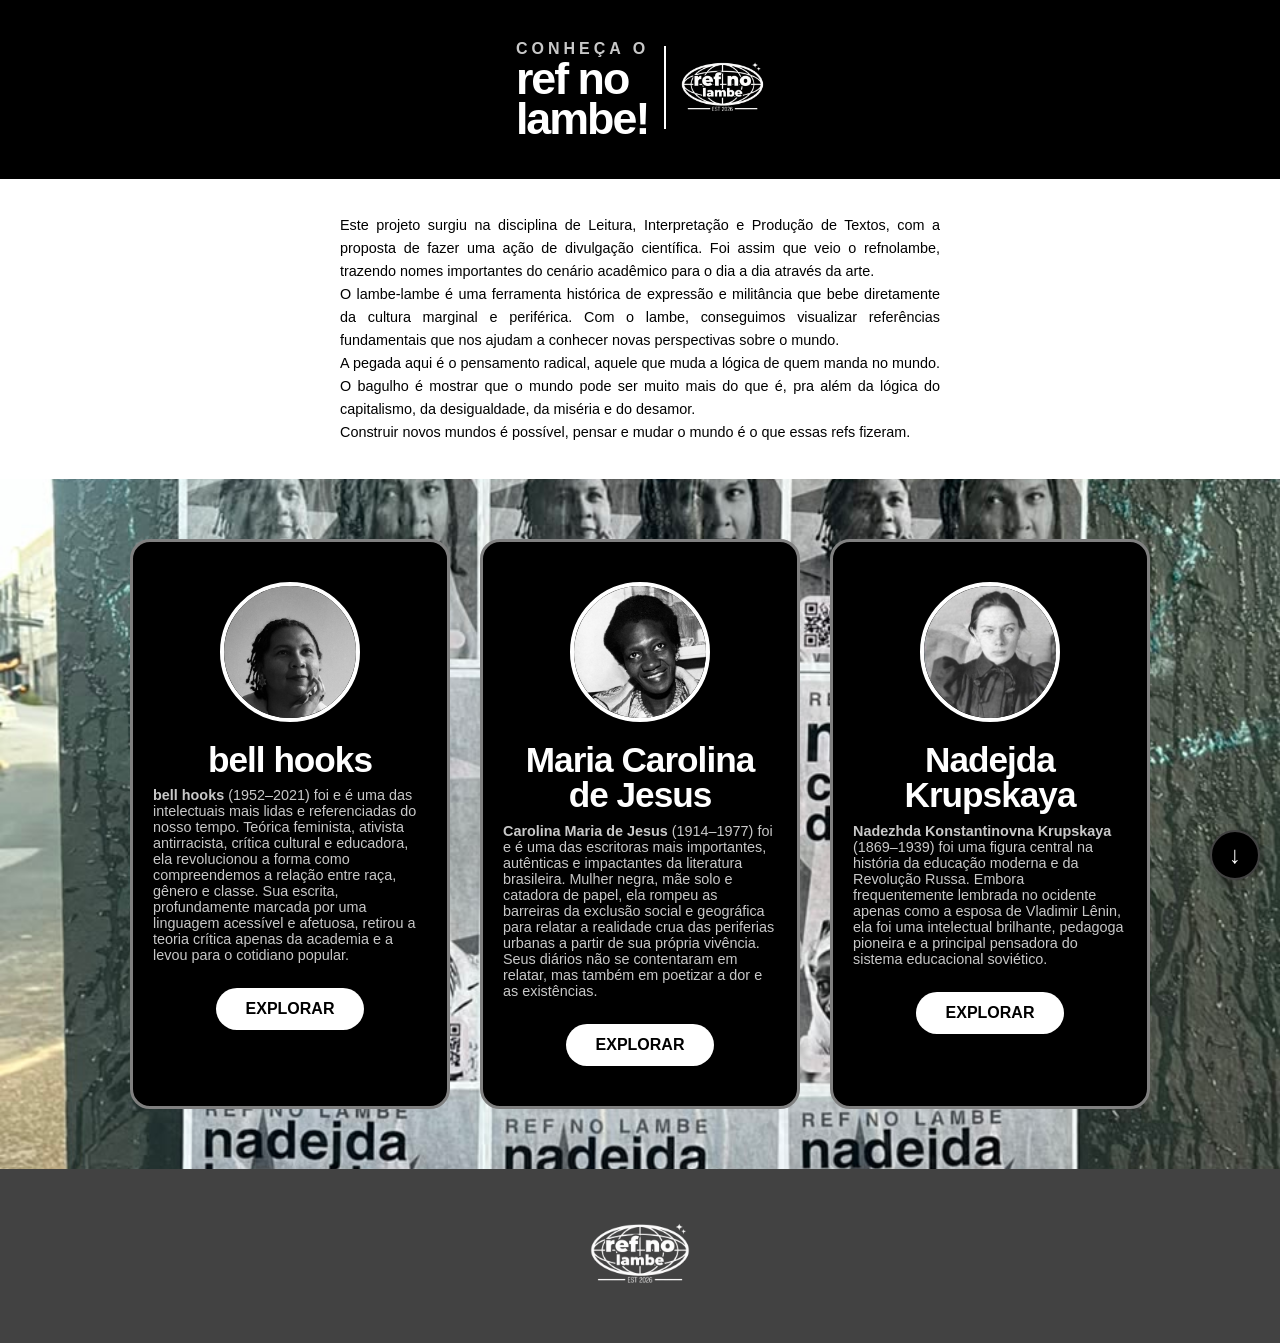
<file: index.html>
<!DOCTYPE html>
<html lang="pt-BR">

<head>
    <meta charset="UTF-8">
    <meta name="viewport" content="width=device-width, initial-scale=1.0">
    <title>Ref no Lambe!</title>
    <link rel="stylesheet" href="css/style.css">
    <link rel="icon" type="image/png" href="assets/logo.png">
</head>

<body>

    <!-- 1. CABEÇALHO HERO -->
    <header class="hero-cabecalho">
        <div class="cabecalho-container">
            <div class="titulo-container">
                <span class="subtitulo-hero">CONHEÇA O</span>
                <h1>Ref no<br>Lambe!</h1>
            </div>
            <a href="index.html" class="link-logo">
                <img src="assets/logo.png" alt="Logo Ref no Lambe" class="logo-topo">
            </a>
        </div>
    </header>

    <!-- 2. Breve descrição -->
    <section class="sobre-nos">
        <p>Este projeto surgiu na disciplina de Leitura, Interpretação e Produção de Textos, com a proposta de fazer uma
            ação de divulgação científica. Foi assim que veio o refnolambe, trazendo nomes importantes do cenário
            acadêmico para o dia a dia através da arte. <br>

            O lambe-lambe é uma ferramenta histórica de expressão e militância que bebe diretamente da cultura marginal
            e periférica. Com o lambe, conseguimos visualizar referências fundamentais que nos ajudam a conhecer novas
            perspectivas sobre o mundo. <br>

            A pegada aqui é o pensamento radical, aquele que muda a lógica de quem manda no mundo. O bagulho é mostrar
            que o mundo pode ser muito mais do que é, pra além da lógica do capitalismo, da desigualdade, da miséria e
            do desamor. <br>

            Construir novos mundos é possível, pensar e mudar o mundo é o que essas refs fizeram. </p>
    </section>


    <!-- 3. CARROSSEL COM FLUTUAÇÃO -->
    <main class="container">
        <section class="carrossel-swipe">

            <article class="cartao">
                <img src="assets/bell-hooks.jpeg" alt="Foto de bell hooks" class="foto-cartao">
                <div class="cartao-conteudo">
                    <h2>bell hooks</h2>
                    <p><b>bell hooks</b> (1952–2021) foi e é uma das intelectuais mais lidas e referenciadas do nosso
                        tempo. Teórica feminista, ativista antirracista, crítica cultural e educadora, ela revolucionou
                        a forma como compreendemos a relação entre raça, gênero e classe.
                        Sua escrita, profundamente marcada por uma linguagem acessível e afetuosa, retirou a teoria
                        crítica apenas da academia e a levou para o cotidiano popular.
                    </p>
                    <a href="bell-hooks.html" class="botao">Explorar</a>
                </div>
            </article>

            <article class="cartao">
                <img src="assets/maria-carolina.jpeg" alt="Foto de Maria Carolina de Jesus" class="foto-cartao">
                <div class="cartao-conteudo">
                    <h2>Maria Carolina de Jesus</h2>
                    <p><b>Carolina Maria de Jesus</b> (1914–1977) foi e é uma das escritoras mais importantes,
                        autênticas e impactantes da literatura brasileira. Mulher negra, mãe solo e catadora de papel,
                        ela rompeu as barreiras da exclusão social e geográfica para relatar a realidade crua das
                        periferias urbanas a partir de sua própria vivência. Seus diários não se contentaram em relatar,
                        mas também em poetizar a dor e as existências.</p>
                    <a href="maria-carolina-de-jesus.html" class="botao">Explorar</a>
                </div>
            </article>

            <article class="cartao">
                <img src="assets/krupskaya.jpeg" alt="Foto de Nadejda Krupskaya" class="foto-cartao">
                <div class="cartao-conteudo">
                    <h2>Nadejda Krupskaya</h2>
                    <p><b>Nadezhda Konstantinovna Krupskaya</b> (1869–1939) foi uma figura central na história da
                        educação moderna e da Revolução Russa. Embora frequentemente lembrada no ocidente apenas como a
                        esposa de Vladimir Lênin, ela foi uma intelectual brilhante, pedagoga pioneira e a principal
                        pensadora do sistema educacional soviético.</p>
                    <a href="nadejda-krupskaya.html" class="botao">Explorar</a>
                </div>
            </article>

        </section>

        <div class="controles-navegacao">
            <button id="btn-anterior" class="btn-nav">&larr; Voltar</button>
            <button id="btn-proximo" class="btn-nav">Avançar &rarr;</button>
        </div>
    </main>

    <section class="bottom">
        <img src="assets/logo.png" alt="Logo Ref no Lambe" class="logo-base">
    </section>

    <button id="btnScrollInteligente" class="btn-scroll">
        ↓
    </button>

    <script src="js/script.js"></script>
</body>

</html>
</file>
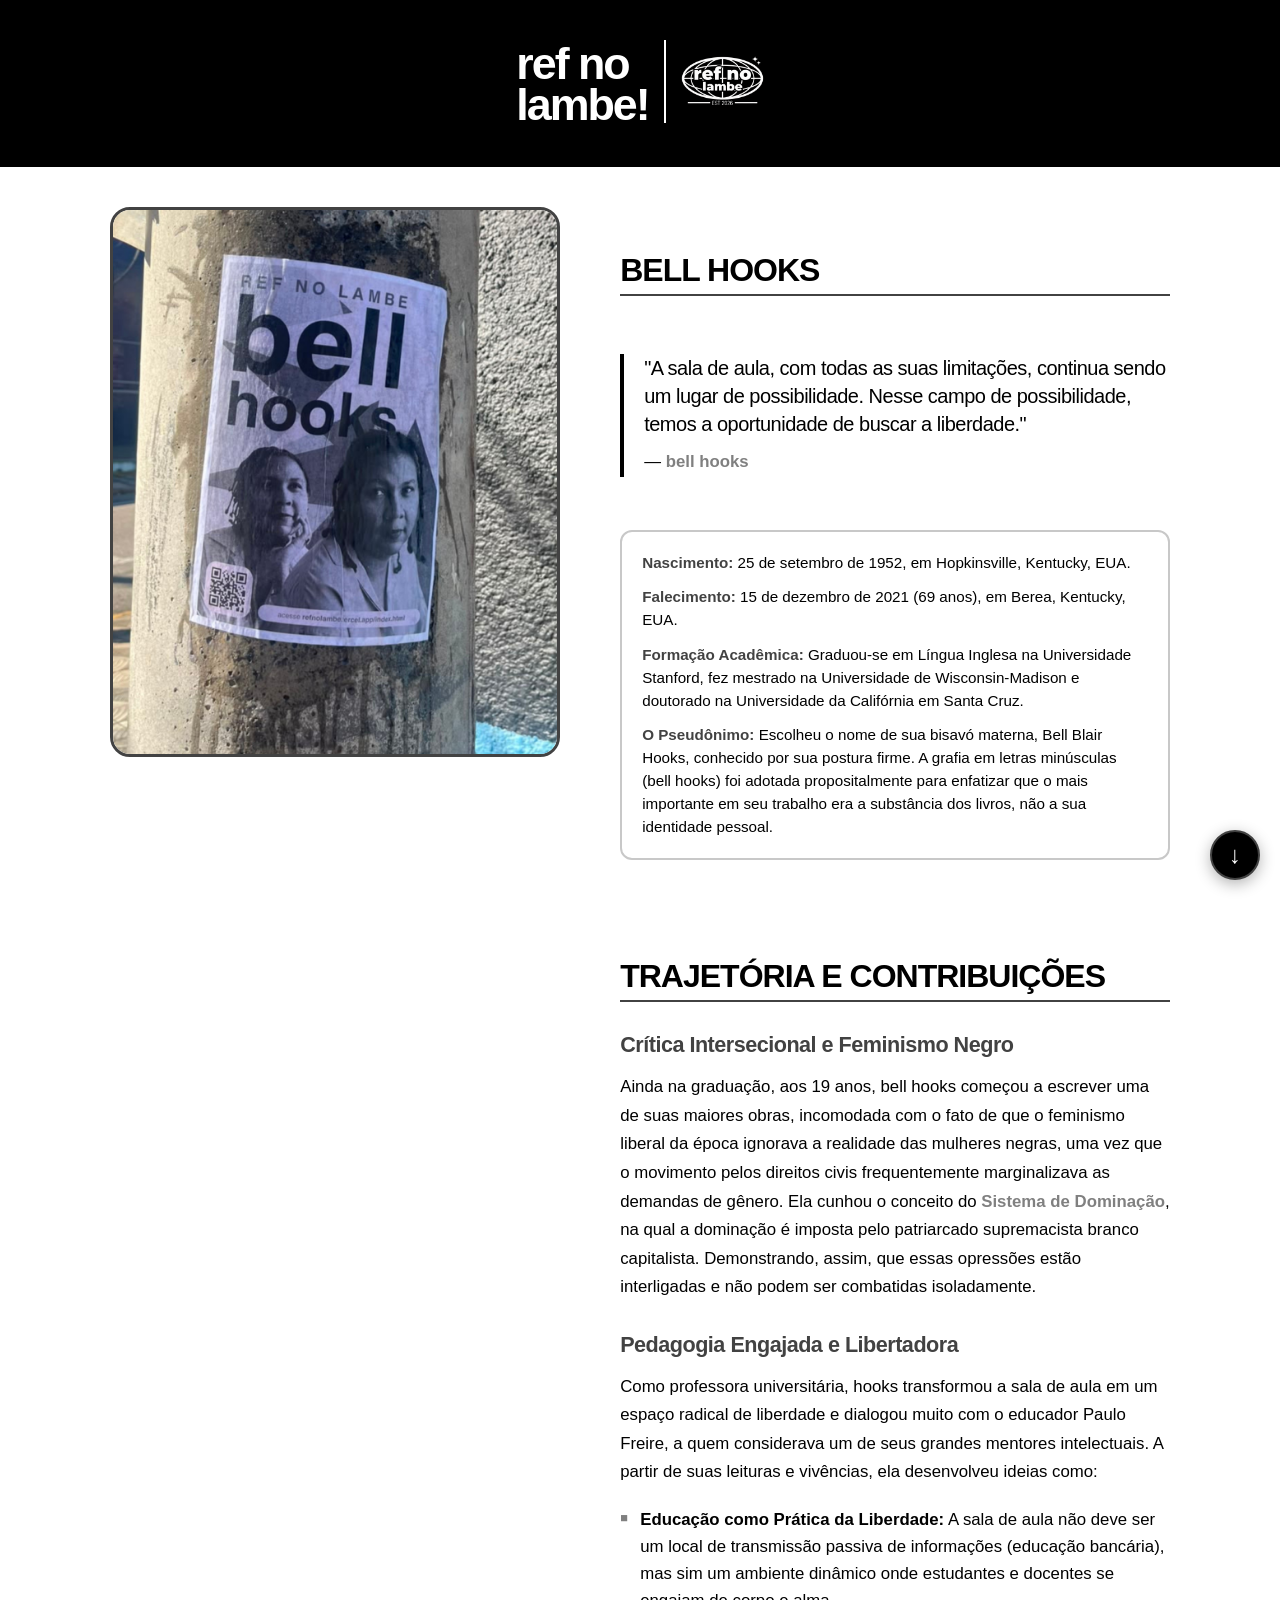
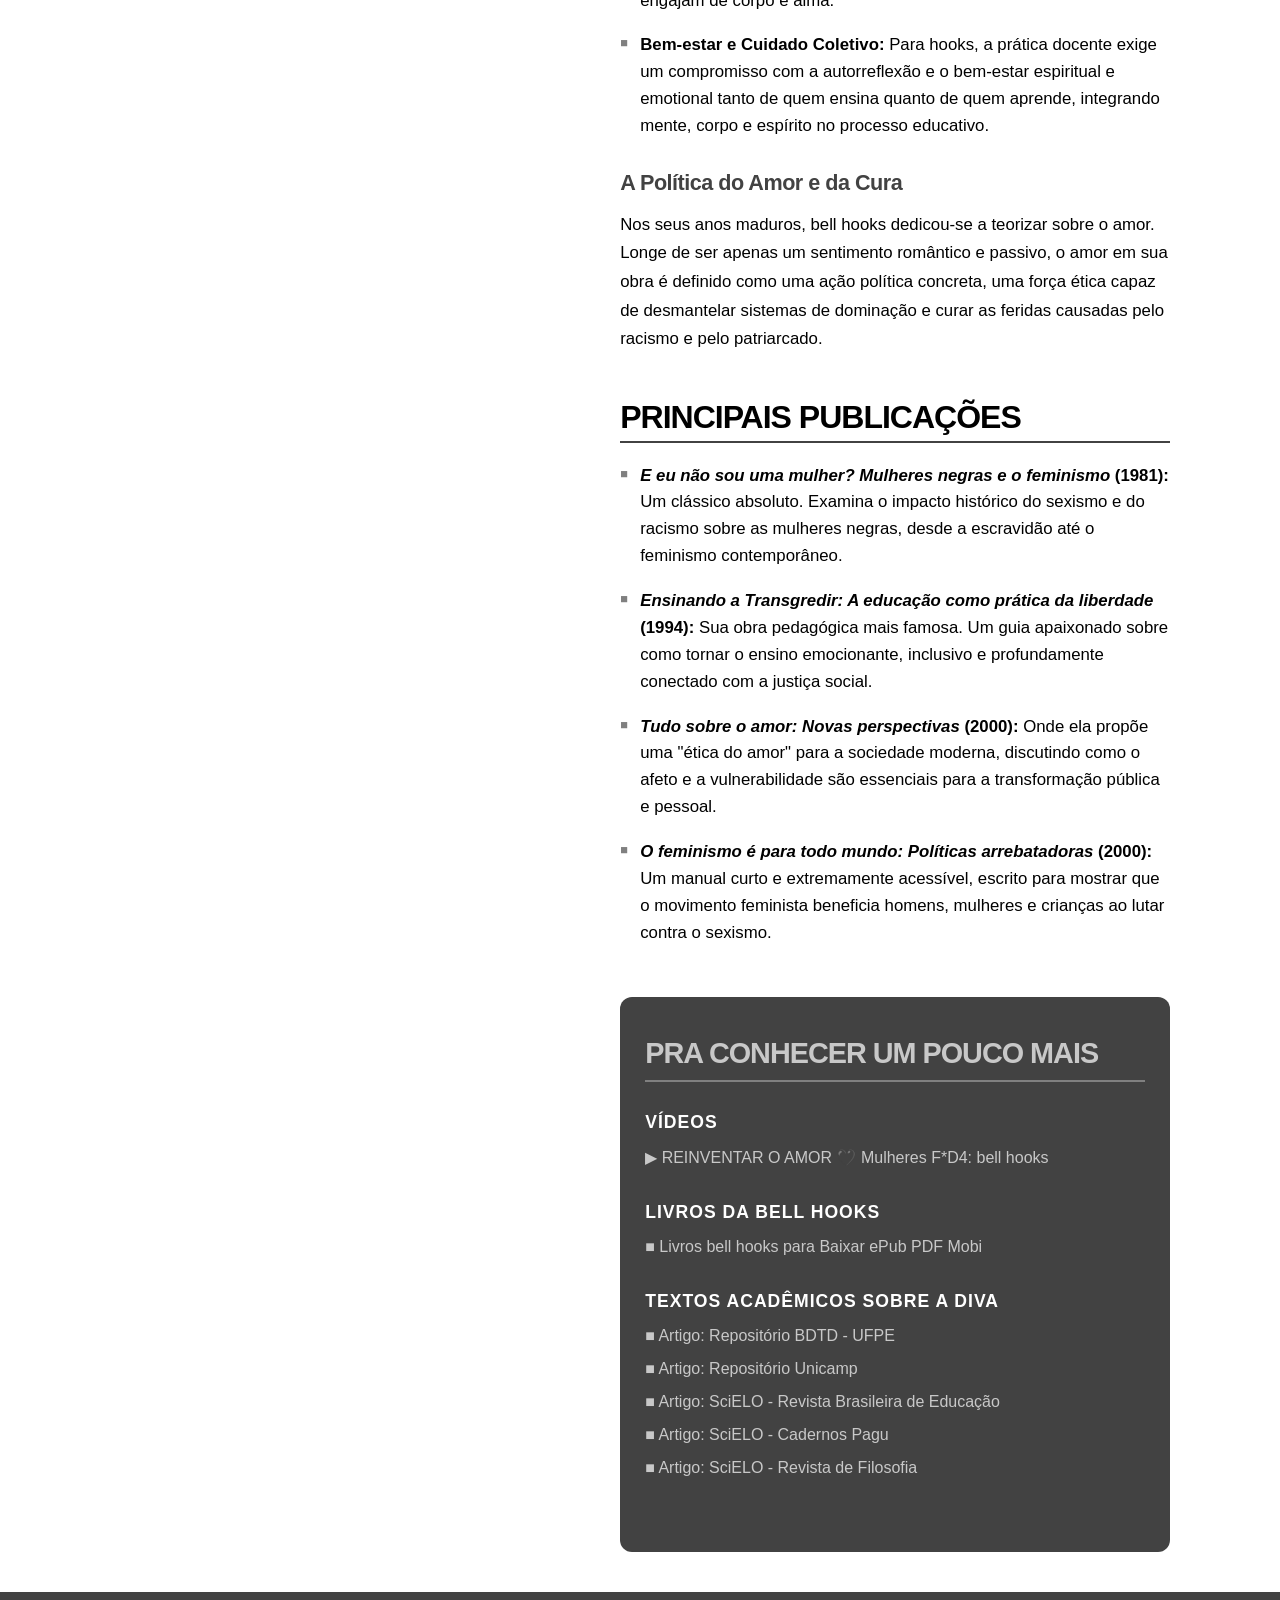
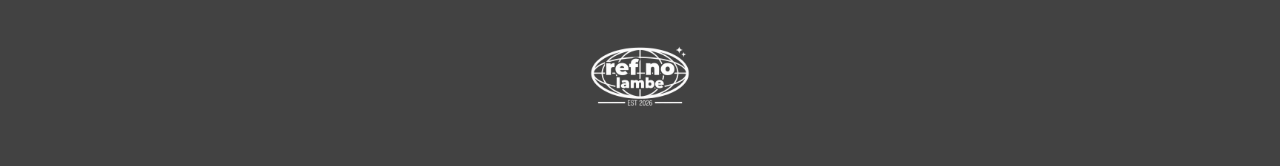
<file: bell-hooks.html>
<!DOCTYPE html>
<html lang="pt-BR">

<head>
    <meta charset="UTF-8">
    <meta name="viewport" content="width=device-width, initial-scale=1.0">
    <title>bell hooks - Ref no Lambe</title>
    <link rel="stylesheet" href="css/style.css">
    <link rel="icon" type="image/png" href="assets/logo.png">
</head>

<body>

    <!-- 1. CABEÇALHO HERO -->
    <header class="hero-cabecalho">
        <div class="cabecalho-container">
            <div class="titulo-container">
                <h1>Ref no<br>Lambe!</h1>
            </div>
            <a href="index.html" class="link-logo">
                <img src="assets/logo.png" alt="Logo Ref no Lambe" class="logo-topo">
            </a>
        </div>
    </header>

    <main class="container-leitura">

        <img src="assets/background-bell.png" alt="Foto de bell hooks" class="foto-destaque">

        <article class="conteudo-texto">
            <h2>bell hooks</h2> <br>
            <div class="bloco-citacao">
                <blockquote>
                    "A sala de aula, com todas as suas limitações, continua sendo um lugar de possibilidade. Nesse campo
                    de possibilidade, temos a oportunidade de buscar a liberdade."
                </blockquote>
                <p>— <cite>bell hooks</cite></p>
            </div><br>

            <section class="dados-biograficos">
                <p><strong>Nascimento:</strong> 25 de setembro de 1952, em Hopkinsville, Kentucky, EUA.</p>
                <p><strong>Falecimento:</strong> 15 de dezembro de 2021 (69 anos), em Berea, Kentucky, EUA.</p>
                <p><strong>Formação Acadêmica:</strong> Graduou-se em Língua Inglesa na Universidade Stanford, fez
                    mestrado na Universidade de Wisconsin-Madison e doutorado na Universidade da Califórnia em Santa
                    Cruz.</p>
                <p><strong>O Pseudônimo:</strong> Escolheu o nome de sua bisavó materna, Bell Blair Hooks, conhecido por
                    sua postura firme. A grafia em letras minúsculas (bell hooks) foi adotada propositalmente para
                    enfatizar que o mais importante em seu trabalho era a substância dos livros, não a sua identidade
                    pessoal.</p>
            </section> <br>

            <section class="trajetoria">
                <h2>Trajetória e Contribuições</h2>

                <h3>Crítica Intersecional e Feminismo Negro</h3>
                <p>Ainda na graduação, aos 19 anos, bell hooks começou a escrever uma de suas maiores obras, incomodada
                    com o fato de que o feminismo liberal da época ignorava a realidade das mulheres negras, uma vez que
                    o movimento pelos direitos civis frequentemente marginalizava as demandas de gênero. Ela cunhou o
                    conceito do <em>Sistema de Dominação</em>, na qual a dominação é imposta pelo patriarcado
                    supremacista branco capitalista. Demonstrando, assim, que essas opressões estão interligadas e não
                    podem ser combatidas isoladamente.</p>

                <h3>Pedagogia Engajada e Libertadora</h3>
                <p>Como professora universitária, hooks transformou a sala de aula em um espaço radical de liberdade e
                    dialogou muito com o educador Paulo Freire, a quem considerava um de seus grandes mentores
                    intelectuais. A partir de suas leituras e vivências, ela desenvolveu ideias como:</p>

                <ul class="lista-pedagogia">
                    <li><strong>Educação como Prática da Liberdade:</strong> A sala de aula não deve ser um local de
                        transmissão passiva de informações (educação bancária), mas sim um ambiente dinâmico onde
                        estudantes e docentes se engajam de corpo e alma.</li>
                    <li><strong>Bem-estar e Cuidado Coletivo:</strong> Para hooks, a prática docente exige um
                        compromisso com a autorreflexão e o bem-estar espiritual e emotional tanto de quem ensina quanto
                        de quem aprende, integrando mente, corpo e espírito no processo educativo.</li>
                </ul>

                <h3>A Política do Amor e da Cura</h3>
                <p>Nos seus anos maduros, bell hooks dedicou-se a teorizar sobre o amor. Longe de ser apenas um
                    sentimento romântico e passivo, o amor em sua obra é definido como uma ação política concreta, uma
                    força ética capaz de desmantelar sistemas de dominação e curar as feridas causadas pelo racismo e
                    pelo patriarcado.</p>
            </section>

            <section class="publicacoes">
                <h2>Principais Publicações</h2>
                <ul class="lista-livros">
                    <li><strong><cite>E eu não sou uma mulher? Mulheres negras e o feminismo</cite> (1981):</strong> Um
                        clássico absoluto. Examina o impacto histórico do sexismo e do racismo sobre as mulheres negras,
                        desde a escravidão até o feminismo contemporâneo.</li>
                    <li><strong><cite>Ensinando a Transgredir: A educação como prática da liberdade</cite>
                            (1994):</strong> Sua obra pedagógica mais famosa. Um guia apaixonado sobre como tornar o
                        ensino emocionante, inclusivo e profundamente conectado com a justiça social.</li>
                    <li><strong><cite>Tudo sobre o amor: Novas perspectivas</cite> (2000):</strong> Onde ela propõe uma
                        "ética do amor" para a sociedade moderna, discutindo como o afeto e a vulnerabilidade são
                        essenciais para a transformação pública e pessoal.</li>
                    <li><strong><cite>O feminismo é para todo mundo: Políticas arrebatadoras</cite> (2000):</strong> Um
                        manual curto e extremamente acessível, escrito para mostrar que o movimento feminista beneficia
                        homens, mulheres e crianças ao lutar contra o sexismo.</li>
                </ul>
            </section>

            <!-- SEÇÃO DE MATERIAIS EXTRAS (BELL HOOKS) -->
            <section class="materiais-extras">
                <h2>Pra conhecer um pouco mais</h2>

                <!-- Categoria 1: Vídeos -->
                <div class="categoria-extra">
                    <h3>Vídeos</h3>
                    <ul class="lista-links">
                        <li>
                            <a href="https://www.youtube.com/watch?v=DGxCUhBuP14" target="_blank"
                                rel="noopener noreferrer">
                                ▶ REINVENTAR O AMOR 🖤 Mulheres F*D4: bell hooks
                            </a>
                        </li>
                    </ul>
                </div>

                <!-- Categoria 2: Livros -->
                <div class="categoria-extra">
                    <h3>Livros da bell hooks</h3>
                    <ul class="lista-links">
                        <li>
                            <a href="https://dlivros.com/autor/Bell-Hooks" target="_blank" rel="noopener noreferrer">
                                ■ Livros bell hooks para Baixar ePub PDF Mobi
                            </a>
                        </li>
                    </ul>
                </div>

                <!-- Categoria 3: Artigos Acadêmicos -->
                <div class="categoria-extra">
                    <h3>Textos acadêmicos sobre a diva</h3>
                    <ul class="lista-links">
                        <li><a href="https://bdtd.ibict.br/vufind/Record/UFPE_000d4a0d051de8028221aaff4ece169f"
                                target="_blank" rel="noopener noreferrer">■ Artigo: Repositório BDTD - UFPE</a></li>
                        <li><a href="https://repositorio.unicamp.br/Acervo/Detalhe/1529370" target="_blank"
                                rel="noopener noreferrer">■ Artigo: Repositório Unicamp</a></li>
                        <li><a href="https://www.scielo.br/j/rbedu/a/DrY4fgKLC7wKy6P7sWrRpSk/?lang=pt" target="_blank"
                                rel="noopener noreferrer">■ Artigo: SciELO - Revista Brasileira de Educação</a></li>
                        <li><a href="https://www.scielo.br/j/cpa/a/QhwKbXSJTfvKcXnRyMH3Knp/?lang=pt" target="_blank"
                                rel="noopener noreferrer">■ Artigo: SciELO - Cadernos Pagu</a></li>
                        <li><a href="https://www.scielo.br/j/rfilos/a/wDh3syMqMfVRCnf7pDqDZXD/?lang=pt" target="_blank"
                                rel="noopener noreferrer">■ Artigo: SciELO - Revista de Filosofia</a></li>
                    </ul>
                </div>
            </section>
        </article>

    </main>

    <section class="bottom">
        <img src="assets/logo.png" alt="Logo Ref no Lambe" class="logo-base">
    </section>

    <button id="btnScrollInteligente" class="btn-scroll">
        ↓
    </button>

    <script src="js/script.js"></script>
</body>

</html>
</file>
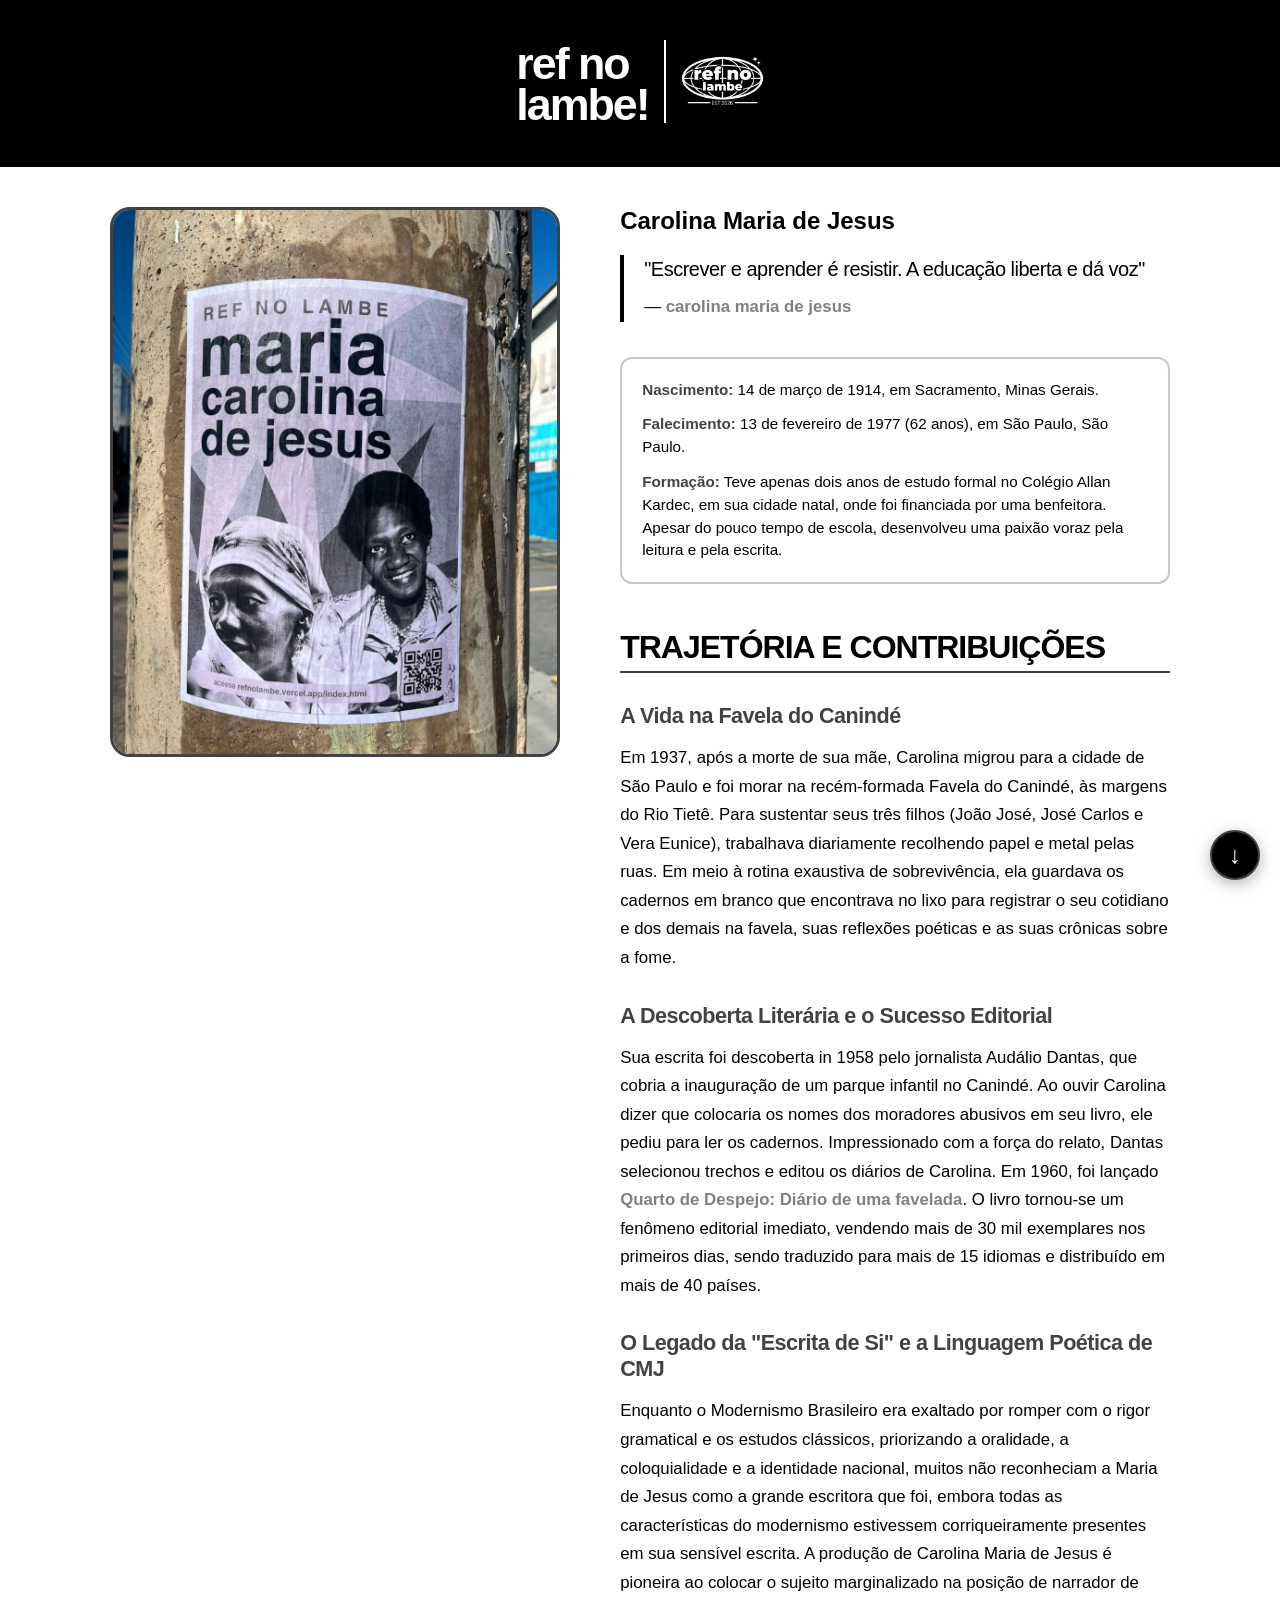
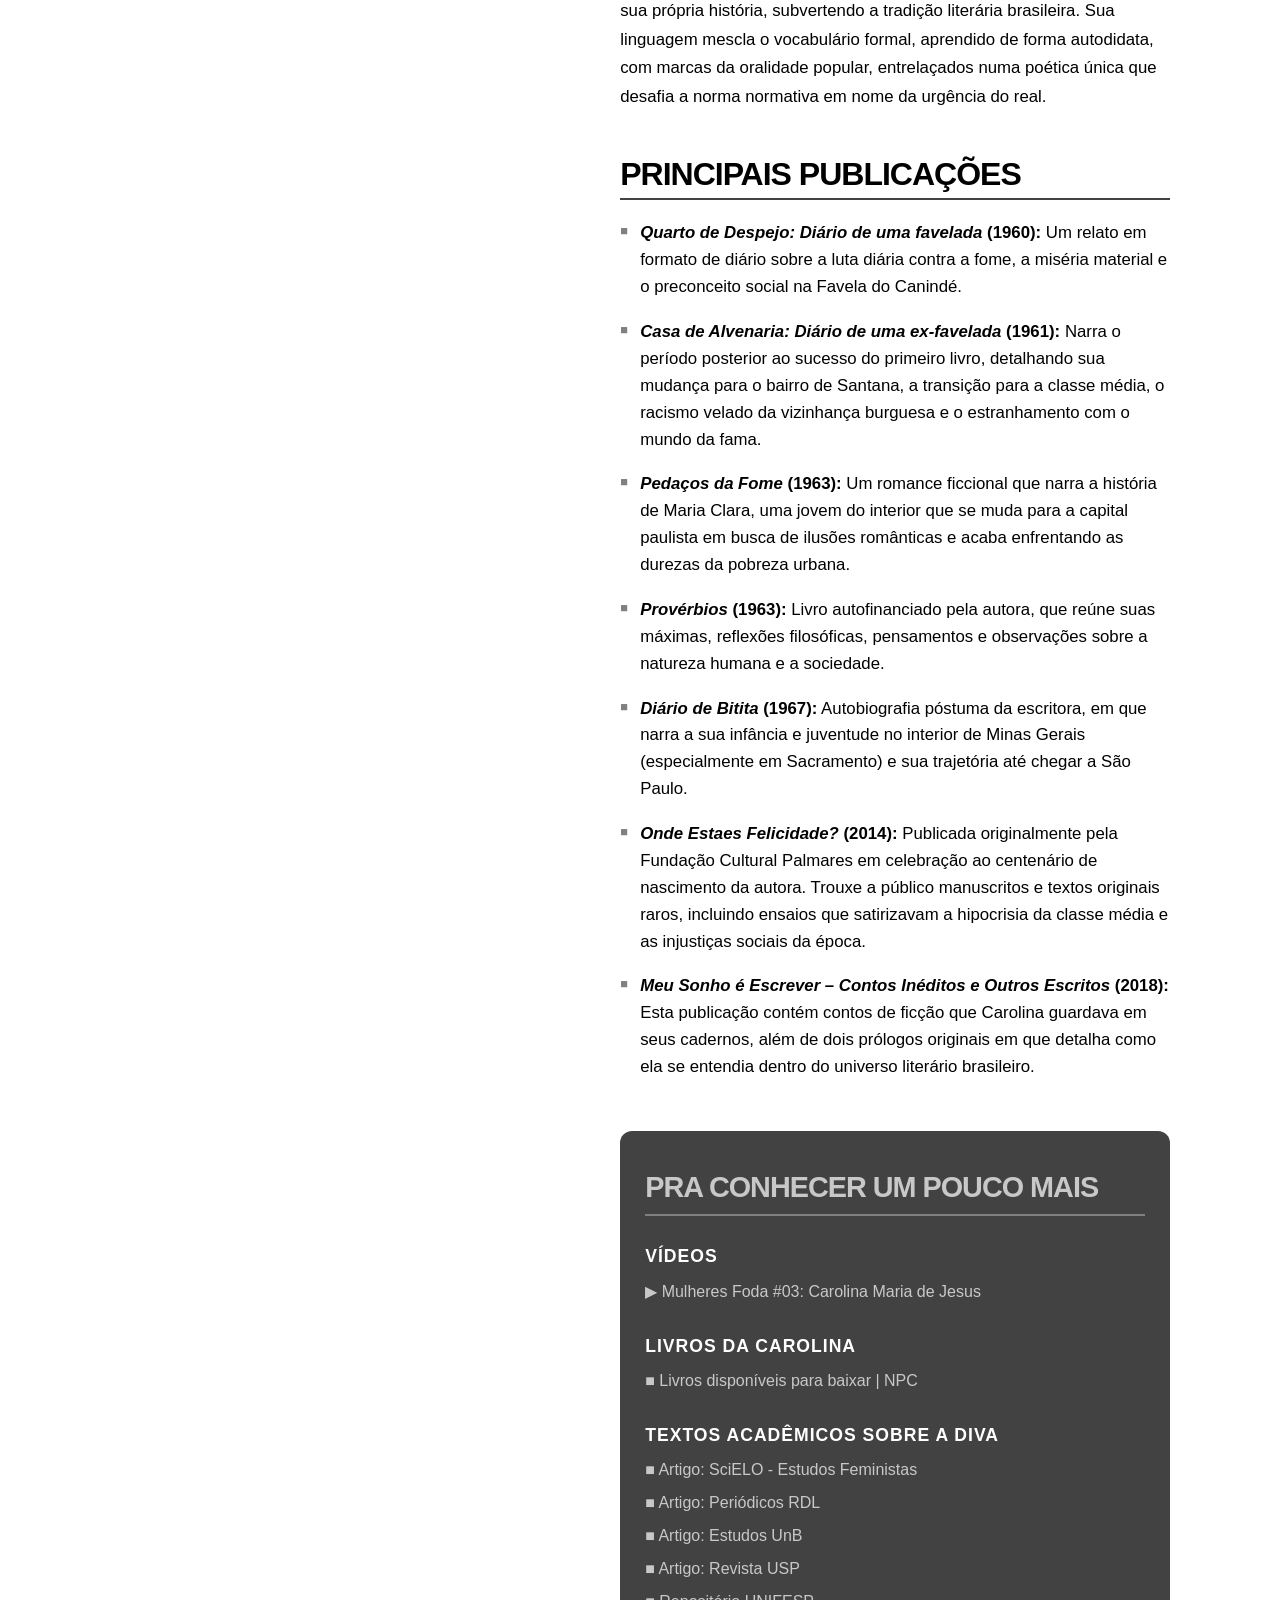
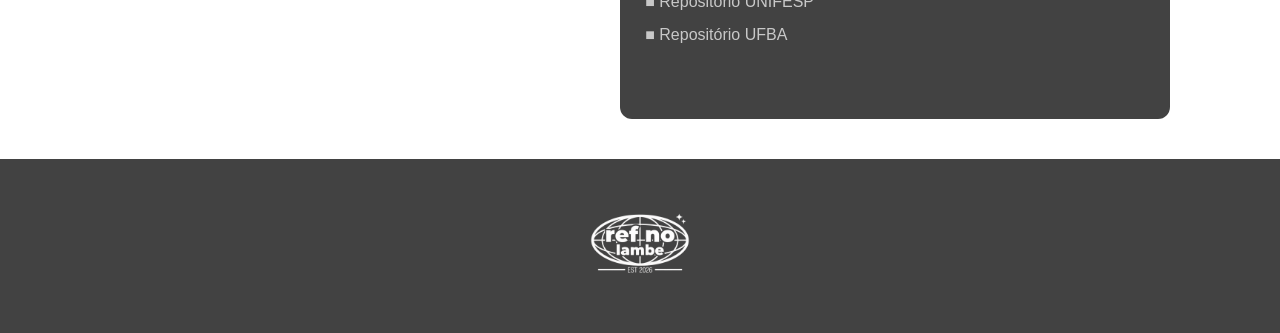
<file: maria-carolina-de-jesus.html>
<!DOCTYPE html>
<html lang="pt-BR">

<head>
    <meta charset="UTF-8">
    <meta name="viewport" content="width=device-width, initial-scale=1.0">
    <title>Maria Carolina de Jesus - Ref no Lambe</title>
    <link rel="stylesheet" href="css/style.css">
    <link rel="icon" type="image/png" href="assets/logo.png">
</head>

<body>

    <!-- 1. CABEÇALHO HERO -->
    <header class="hero-cabecalho">
        <div class="cabecalho-container">
            <div class="titulo-container">
                <h1>Ref no<br>Lambe!</h1>
            </div>
            <a href="index.html" class="link-logo">
                <img src="assets/logo.png" alt="Logo Ref no Lambe" class="logo-topo">
            </a>
        </div>
    </header>

    <main class="container-leitura">

        <img src="assets/background-maria.png" alt="Foto de Maria Carolina de Jesus" class="foto-destaque">

        <article class="conteudo-texto">
            <h1>Carolina Maria de Jesus</h1>
            <!-- Citação de Abertura -->
            <div class="bloco-citacao">
                <blockquote>
                    "Escrever e aprender é resistir. A educação liberta e dá voz"
                </blockquote>
                <p>— <cite>Carolina Maria de Jesus</cite></p>
            </div>

            <!-- Informações Biográficas Básicas -->
            <section class="dados-biograficos">
                <p><strong>Nascimento:</strong> 14 de março de 1914, em Sacramento, Minas Gerais.</p>
                <p><strong>Falecimento:</strong> 13 de fevereiro de 1977 (62 anos), em São Paulo, São Paulo.</p>
                <p><strong>Formação:</strong> Teve apenas dois anos de estudo formal no Colégio Allan Kardec, em sua
                    cidade natal, onde foi financiada por uma benfeitora. Apesar do pouco tempo de escola, desenvolveu
                    uma paixão voraz pela leitura e pela escrita.</p>
            </section>

            <!-- Trajetória e Contribuições -->
            <section class="trajetoria">
                <h2>Trajetória e Contribuições</h2>

                <h3>A Vida na Favela do Canindé</h3>
                <p>Em 1937, após a morte de sua mãe, Carolina migrou para a cidade de São Paulo e foi morar na
                    recém-formada Favela do Canindé, às margens do Rio Tietê. Para sustentar seus três filhos (João
                    José, José Carlos e Vera Eunice), trabalhava diariamente recolhendo papel e metal pelas ruas. Em
                    meio à rotina exaustiva de sobrevivência, ela guardava os cadernos em branco que encontrava no lixo
                    para registrar o seu cotidiano e dos demais na favela, suas reflexões poéticas e as suas crônicas
                    sobre a fome.</p>

                <h3>A Descoberta Literária e o Sucesso Editorial</h3>
                <p>Sua escrita foi descoberta in 1958 pelo jornalista Audálio Dantas, que cobria a inauguração de um
                    parque infantil no Canindé. Ao ouvir Carolina dizer que colocaria os nomes dos moradores abusivos em
                    seu livro, ele pediu para ler os cadernos. Impressionado com a força do relato, Dantas selecionou
                    trechos e editou os diários de Carolina. Em 1960, foi lançado <em>Quarto de Despejo: Diário de uma
                        favelada</em>. O livro tornou-se um fenômeno editorial imediato, vendendo mais de 30 mil
                    exemplares nos primeiros dias, sendo traduzido para mais de 15 idiomas e distribuído em mais de 40
                    países.</p>

                <h3>O Legado da "Escrita de Si" e a Linguagem Poética de CMJ</h3>
                <p>Enquanto o Modernismo Brasileiro era exaltado por romper com o rigor gramatical e os estudos
                    clássicos, priorizando a oralidade, a coloquialidade e a identidade nacional, muitos não reconheciam
                    a Maria de Jesus como a grande escritora que foi, embora todas as características do modernismo
                    estivessem corriqueiramente presentes em sua sensível escrita. A produção de Carolina Maria de Jesus
                    é pioneira ao colocar o sujeito marginalizado na posição de narrador de sua própria história,
                    subvertendo a tradição literária brasileira. Sua linguagem mescla o vocabulário formal, aprendido de
                    forma autodidata, com marcas da oralidade popular, entrelaçados numa poética única que desafia a
                    norma normativa em nome da urgência do real.</p>
            </section>

            <!-- Principais Publicações -->
            <section class="publicacoes">
                <h2>Principais Publicações</h2>
                <ul class="lista-livros">
                    <li><strong><cite>Quarto de Despejo: Diário de uma favelada</cite> (1960):</strong> Um relato em
                        formato de diário sobre a luta diária contra a fome, a miséria material e o preconceito social
                        na Favela do Canindé.</li>
                    <li><strong><cite>Casa de Alvenaria: Diário de uma ex-favelada</cite> (1961):</strong> Narra o
                        período posterior ao sucesso do primeiro livro, detalhando sua mudança para o bairro de Santana,
                        a transição para a classe média, o racismo velado da vizinhança burguesa e o estranhamento com o
                        mundo da fama.</li>
                    <li><strong><cite>Pedaços da Fome</cite> (1963):</strong> Um romance ficcional que narra a história
                        de Maria Clara, uma jovem do interior que se muda para a capital paulista em busca de ilusões
                        românticas e acaba enfrentando as durezas da pobreza urbana.</li>
                    <li><strong><cite>Provérbios</cite> (1963):</strong> Livro autofinanciado pela autora, que reúne
                        suas máximas, reflexões filosóficas, pensamentos e observações sobre a natureza humana e a
                        sociedade.</li>
                    <li><strong><cite>Diário de Bitita</cite> (1967):</strong> Autobiografia póstuma da escritora, em
                        que narra a sua infância e juventude no interior de Minas Gerais (especialmente em Sacramento) e
                        sua trajetória até chegar a São Paulo.</li>
                    <li><strong><cite>Onde Estaes Felicidade?</cite> (2014):</strong> Publicada originalmente pela
                        Fundação Cultural Palmares em celebração ao centenário de nascimento da autora. Trouxe a público
                        manuscritos e textos originais raros, incluindo ensaios que satirizavam a hipocrisia da classe
                        média e as injustiças sociais da época.</li>
                    <li><strong><cite>Meu Sonho é Escrever – Contos Inéditos e Outros Escritos</cite> (2018):</strong>
                        Esta publicação contém contos de ficção que Carolina guardava em seus cadernos, além de dois
                        prólogos originais em que detalha como ela se entendia dentro do universo literário brasileiro.
                    </li>
                </ul>
            </section>
            <!-- SEÇÃO DE MATERIAIS EXTRAS (Reaproveitável nas 3 páginas) -->
            <section class="materiais-extras">
                <h2>Pra conhecer um pouco mais</h2>

                <!-- Categoria 1: Vídeos -->
                <div class="categoria-extra">
                    <h3>Vídeos</h3>
                    <ul class="lista-links">
                        <li>
                            <a href="https://www.youtube.com/watch?v=W5ONEEzm7wI" target="_blank"
                                rel="noopener noreferrer">
                                ▶ Mulheres Foda #03: Carolina Maria de Jesus
                            </a>
                        </li>
                    </ul>
                </div>

                <!-- Categoria 2: Livros -->
                <div class="categoria-extra">
                    <h3>Livros da Carolina</h3>
                    <ul class="lista-links">
                        <li>
                            <a href="https://nucleopiratininga.org.br/livros-de-carolina-de-jesus-disponiveis-para-baixar/"
                                target="_blank" rel="noopener noreferrer">
                                ■ Livros disponíveis para baixar | NPC
                            </a>
                        </li>
                    </ul>
                </div>

                <!-- Categoria 3: Artigos Acadêmicos -->
                <div class="categoria-extra">
                    <h3>Textos Acadêmicos sobre a diva</h3>
                    <ul class="lista-links">
                        <li><a href="https://www.scielo.br/j/ref/a/FspcFvnxpWwQxYzTLrDqXPB/?lang=pt" target="_blank"
                                rel="noopener noreferrer">■ Artigo: SciELO - Estudos Feministas</a></li>
                        <li><a href="https://periodicos.rdl.org.br/anamps/article/view/640" target="_blank"
                                rel="noopener noreferrer">■ Artigo: Periódicos RDL</a></li>
                        <li><a href="https://periodicos.unb.br/index.php/estudos/article/view/8944/7976" target="_blank"
                                rel="noopener noreferrer">■ Artigo: Estudos UnB</a></li>
                        <li><a href="https://revistas.usp.br/revusp/pt_BR/article/view/27047" target="_blank"
                                rel="noopener noreferrer">■ Artigo: Revista USP</a></li>
                        <li><a href="https://repositorio.unifesp.br/items/ca8c25bc-c00e-4af1-879c-8d55044fa282"
                                target="_blank" rel="noopener noreferrer">■ Repositório UNIFESP</a></li>
                        <li><a href="https://repositorio.ufba.br/handle/ri/42447" target="_blank"
                                rel="noopener noreferrer">■ Repositório UFBA</a></li>
                    </ul>
                </div>
            </section>
        </article>

    </main>

    <section class="bottom">
        <img src="assets/logo.png" alt="Logo Ref no Lambe" class="logo-base">
    </section>

    <button id="btnScrollInteligente" class="btn-scroll">
        ↓
    </button>

    <script src="js/script.js"></script>

</body>

</html>
</file>
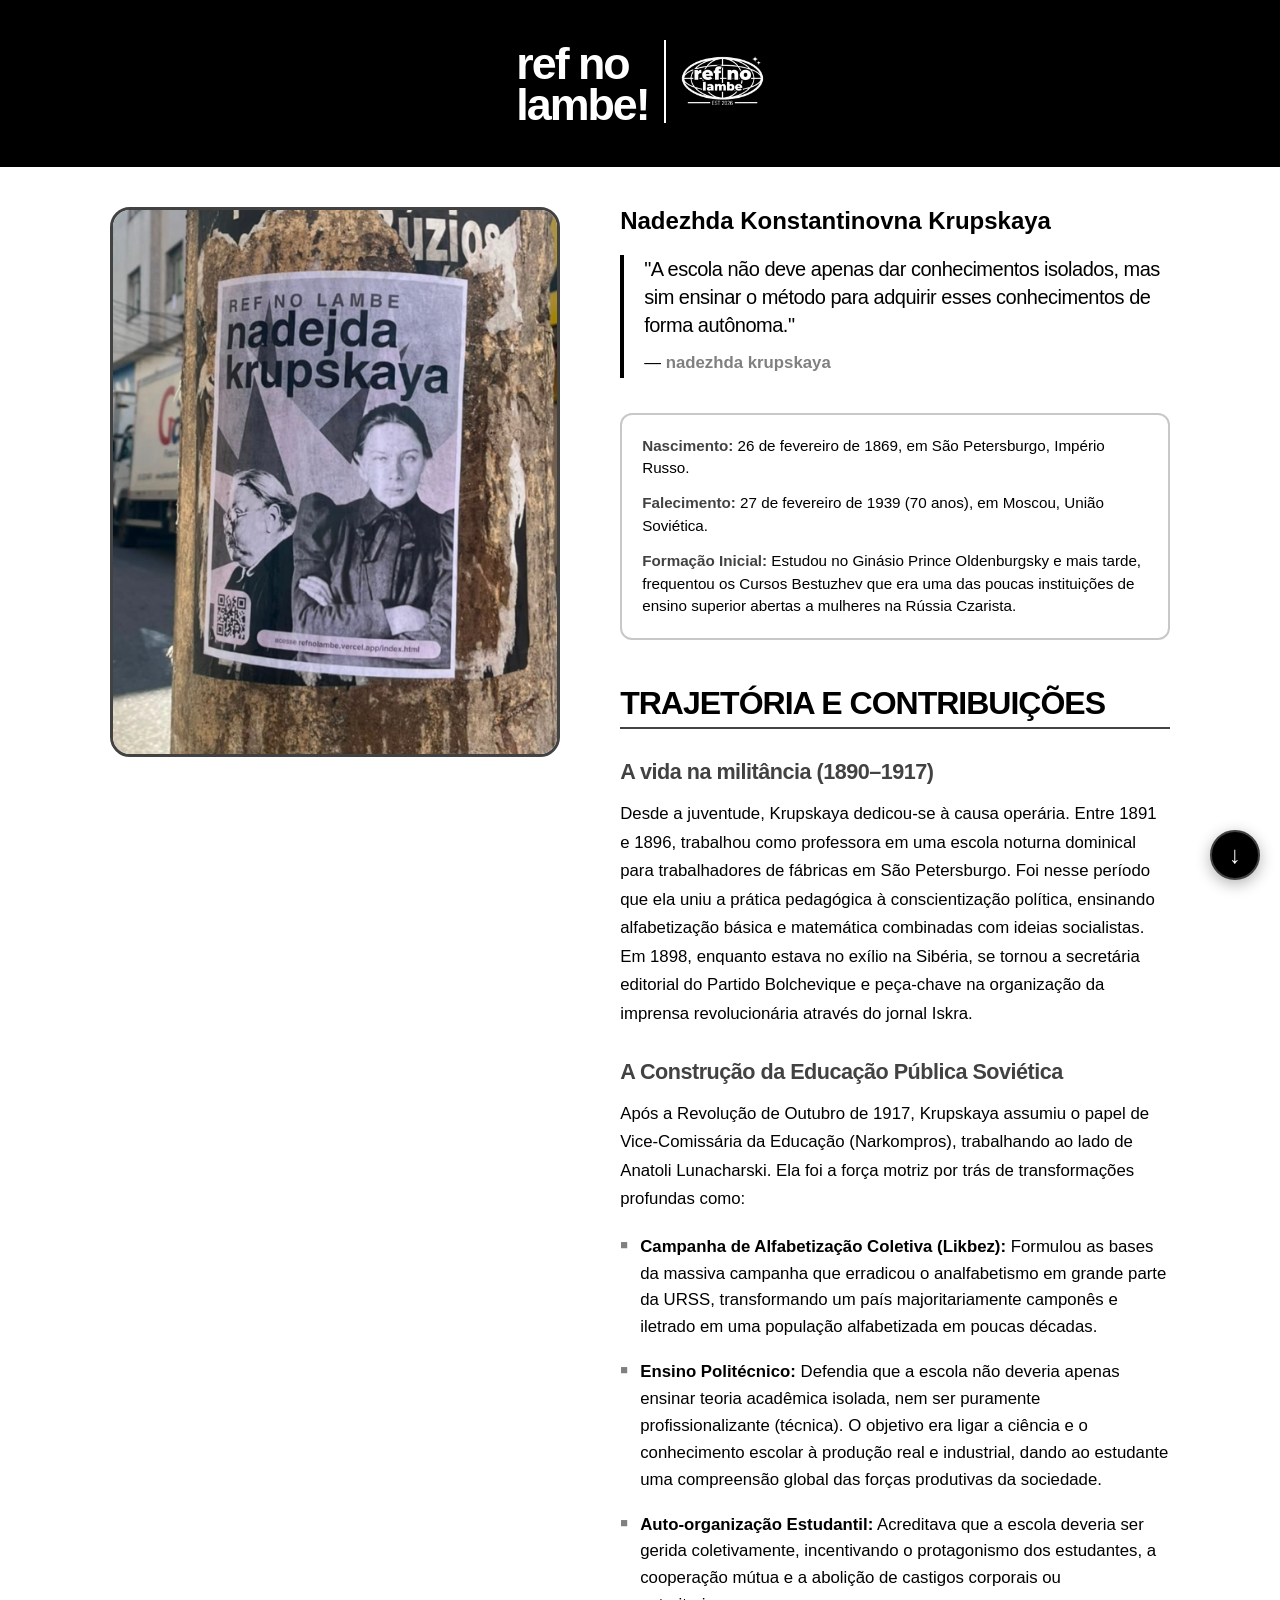
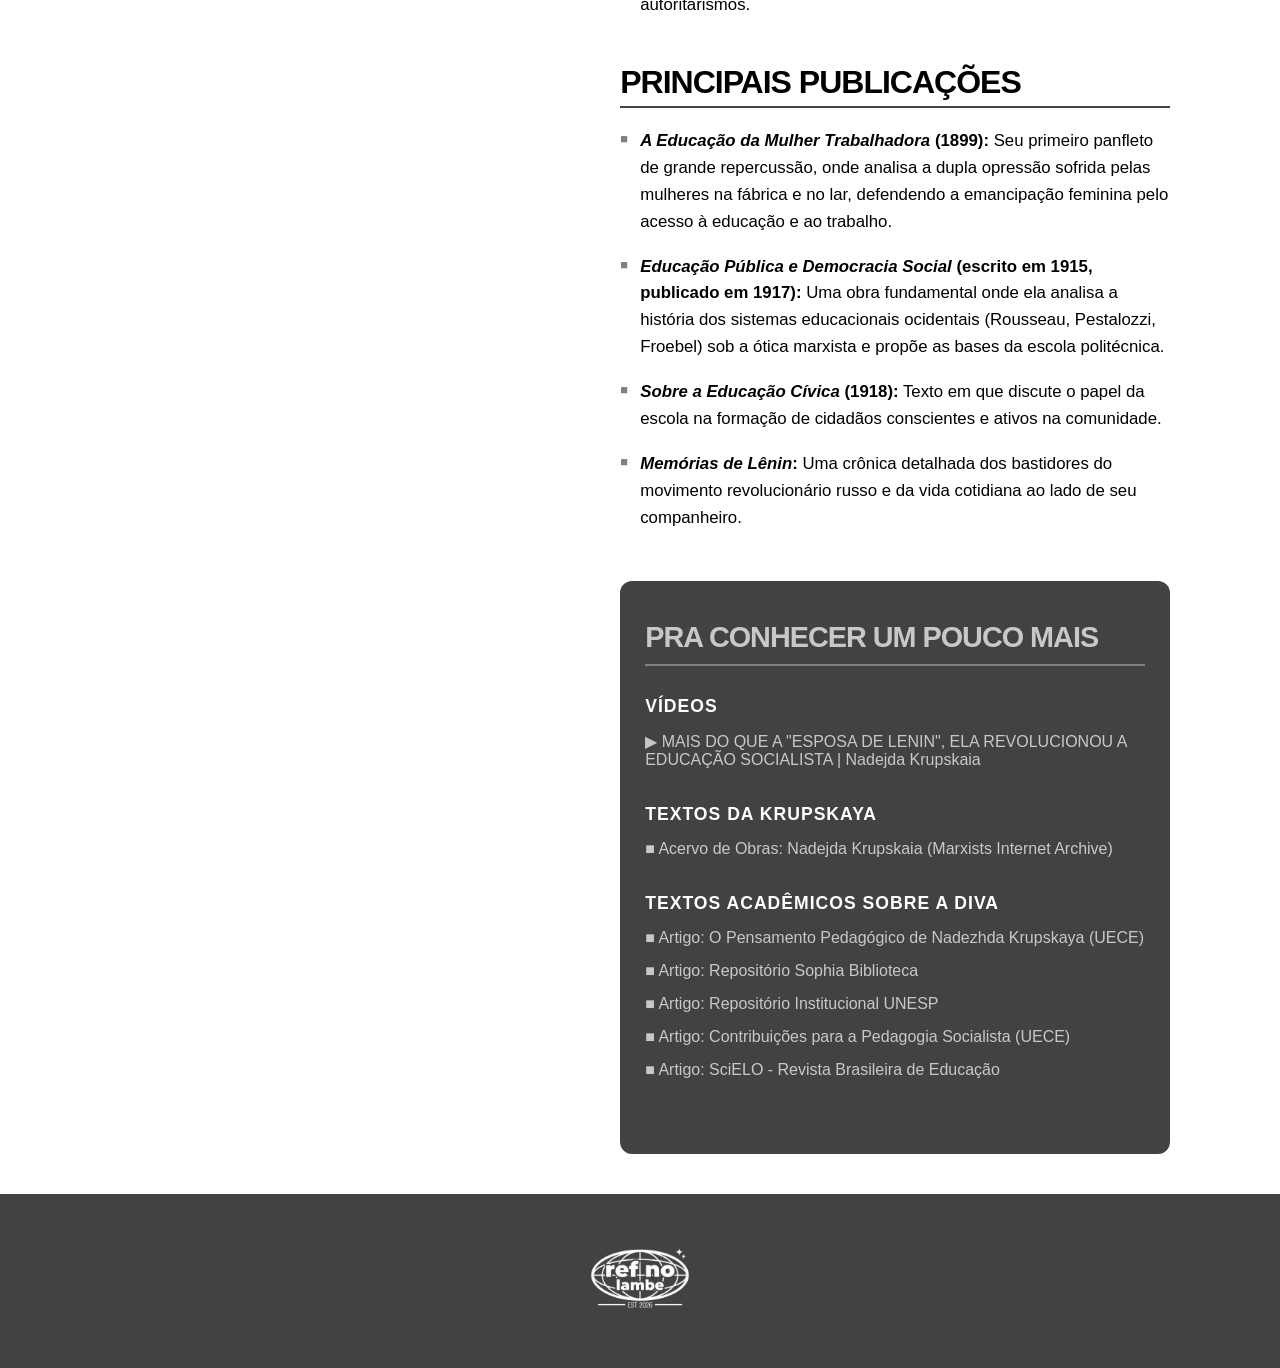
<file: nadejda-krupskaya.html>
<!DOCTYPE html>
<html lang="pt-BR">

<head>
    <meta charset="UTF-8">
    <meta name="viewport" content="width=device-width, initial-scale=1.0">
    <title>Nadejda Krupskaya - Ref no Lambe</title>
    <link rel="stylesheet" href="css/style.css">
    <link rel="icon" type="image/png" href="assets/logo.png">
</head>

<body>

    <!-- 1. CABEÇALHO HERO -->
    <header class="hero-cabecalho">
        <div class="cabecalho-container">
            <div class="titulo-container">
                <h1>Ref no<br>Lambe!</h1>
            </div>
            <a href="index.html" class="link-logo">
                <img src="assets/logo.png" alt="Logo Ref no Lambe" class="logo-topo">
            </a>
        </div>
    </header>

    <main class="container-leitura">

        <img src="assets/background-krups.png" alt="Foto de Nadejda Krupskaya" class="foto-destaque">

        <article class="conteudo-texto">
            <h1>Nadezhda Konstantinovna Krupskaya</h1>
            <!-- Citação de Abertura -->
            <div class="bloco-citacao">
                <blockquote>
                    "A escola não deve apenas dar conhecimentos isolados, mas sim ensinar o método para adquirir esses
                    conhecimentos de forma autônoma."
                </blockquote>
                <p>— <cite>Nadezhda Krupskaya</cite></p>
            </div>

            <!-- Informações Biográficas Básicas -->
            <section class="dados-biograficos">
                <p><strong>Nascimento:</strong> 26 de fevereiro de 1869, em São Petersburgo, Império Russo.</p>
                <p><strong>Falecimento:</strong> 27 de fevereiro de 1939 (70 anos), em Moscou, União Soviética.</p>
                <p><strong>Formação Inicial:</strong> Estudou no Ginásio Prince Oldenburgsky e mais tarde, frequentou os
                    Cursos Bestuzhev que era uma das poucas instituições de ensino superior abertas a mulheres na Rússia
                    Czarista.</p>
            </section>

            <!-- Trajetória e Contribuições -->
            <section class="trajetoria">
                <h2>Trajetória e Contribuições</h2>

                <h3>A vida na militância (1890–1917)</h3>
                <p>Desde a juventude, Krupskaya dedicou-se à causa operária. Entre 1891 e 1896, trabalhou como
                    professora em uma escola noturna dominical para trabalhadores de fábricas em São Petersburgo. Foi
                    nesse período que ela uniu a prática pedagógica à conscientização política, ensinando alfabetização
                    básica e matemática combinadas com ideias socialistas. Em 1898, enquanto estava no exílio na
                    Sibéria, se tornou a secretária editorial do Partido Bolchevique e peça-chave na organização da
                    imprensa revolucionária através do jornal Iskra.</p>

                <h3>A Construção da Educação Pública Soviética</h3>
                <p>Após a Revolução de Outubro de 1917, Krupskaya assumiu o papel de Vice-Comissária da Educação
                    (Narkompros), trabalhando ao lado de Anatoli Lunacharski. Ela foi a força motriz por trás de
                    transformações profundas como:</p>

                <ul class="lista-pedagogia">
                    <li><strong>Campanha de Alfabetização Coletiva (Likbez):</strong> Formulou as bases da massiva
                        campanha que erradicou o analfabetismo em grande parte da URSS, transformando um país
                        majoritariamente camponês e iletrado em uma população alfabetizada em poucas décadas.</li>
                    <li><strong>Ensino Politécnico:</strong> Defendia que a escola não deveria apenas ensinar teoria
                        acadêmica isolada, nem ser puramente profissionalizante (técnica). O objetivo era ligar a
                        ciência e o conhecimento escolar à produção real e industrial, dando ao estudante uma
                        compreensão global das forças produtivas da sociedade.</li>
                    <li><strong>Auto-organização Estudantil:</strong> Acreditava que a escola deveria ser gerida
                        coletivamente, incentivando o protagonismo dos estudantes, a cooperação mútua e a abolição de
                        castigos corporais ou autoritarismos.</li>
                </ul>
            </section>

            <!-- Principais Publicações -->
            <section class="publicacoes">
                <h2>Principais Publicações</h2>
                <ul class="lista-livros">
                    <li><strong><cite>A Educação da Mulher Trabalhadora</cite> (1899):</strong> Seu primeiro panfleto de
                        grande repercussão, onde analisa a dupla opressão sofrida pelas mulheres na fábrica e no lar,
                        defendendo a emancipação feminina pelo acesso à educação e ao trabalho.</li>
                    <li><strong><cite>Educação Pública e Democracia Social</cite> (escrito em 1915, publicado em
                            1917):</strong> Uma obra fundamental onde ela analisa a história dos sistemas educacionais
                        ocidentais (Rousseau, Pestalozzi, Froebel) sob a ótica marxista e propõe as bases da escola
                        politécnica.</li>
                    <li><strong><cite>Sobre a Educação Cívica</cite> (1918):</strong> Texto em que discute o papel da
                        escola na formação de cidadãos conscientes e ativos na comunidade.</li>
                    <li><strong><cite>Memórias de Lênin</cite>:</strong> Uma crônica detalhada dos bastidores do
                        movimento revolucionário russo e da vida cotidiana ao lado de seu companheiro.</li>
                </ul>
            </section>
            <!-- SEÇÃO DE MATERIAIS EXTRAS (NADEZHDA KRUPSKAYA) -->
            <section class="materiais-extras">
                <h2>Pra conhecer um pouco mais</h2>

                <!-- Categoria 1: Vídeos -->
                <div class="categoria-extra">
                    <h3>Vídeos</h3>
                    <ul class="lista-links">
                        <li>
                            <a href="https://www.youtube.com/watch?v=2PQQ-m0pImg" target="_blank"
                                rel="noopener noreferrer">
                                ▶ MAIS DO QUE A "ESPOSA DE LENIN", ELA REVOLUCIONOU A EDUCAÇÃO SOCIALISTA | Nadejda
                                Krupskaia
                            </a>
                        </li>
                    </ul>
                </div>

                <!-- Categoria 2: Textos Próprios -->
                <div class="categoria-extra">
                    <h3>Textos da Krupskaya</h3>
                    <ul class="lista-links">
                        <li>
                            <a href="https://www.marxists.org/portugues/krupskaia/index.htm" target="_blank"
                                rel="noopener noreferrer">
                                ■ Acervo de Obras: Nadejda Krupskaia (Marxists Internet Archive)
                            </a>
                        </li>
                    </ul>
                </div>

                <!-- Categoria 3: Artigos Acadêmicos -->
                <div class="categoria-extra">
                    <h3>Textos Acadêmicos sobre a diva</h3>
                    <ul class="lista-links">
                        <li><a href="https://siduece.uece.br/siduece/trabalhoAcademicoPublico.jsf?id=84772"
                                target="_blank" rel="noopener noreferrer">■ Artigo: O Pensamento Pedagógico de Nadezhda
                                Krupskaya (UECE)</a></li>
                        <li><a href="https://biblioteca.sophia.com.br/terminalri/9566/acervo/detalhe/156117"
                                target="_blank" rel="noopener noreferrer">■ Artigo: Repositório Sophia Biblioteca</a>
                        </li>
                        <li><a href="https://repositorio.unesp.br/entities/publication/681e1916-667c-47cd-9515-bde4640c6dff"
                                target="_blank" rel="noopener noreferrer">■ Artigo: Repositório Institucional UNESP</a>
                        </li>
                        <li><a href="https://siduece.uece.br/siduece/trabalhoAcademicoPublico.jsf?id=96037"
                                target="_blank" rel="noopener noreferrer">■ Artigo: Contribuições para a Pedagogia
                                Socialista (UECE)</a></li>
                        <li><a href="https://www.scielo.br/j/rbedu/a/KTpYdmtNkVWdr6RF83sgssG/?lang=pt" target="_blank"
                                rel="noopener noreferrer">■ Artigo: SciELO - Revista Brasileira de Educação</a></li>
                    </ul>
                </div>
            </section>

        </article>

    </main>

    <section class="bottom">
        <img src="assets/logo.png" alt="Logo Ref no Lambe" class="logo-base">
    </section>

    <button id="btnScrollInteligente" class="btn-scroll">
        ↓
    </button>

    <script src="js/script.js"></script>

</body>

</html>
</file>
<file: css/style.css>
/* --- 1. VARIÁVEIS DA PALETA DE CORES MONOCROMÁTICA ---*/
:root {
    --cor-fundo-geral: #ffffff; 
    --cor-texto-escuro: #000000; 
    --cor-bloco-escuro: #424242;  
    --cor-elemento-medio: #808080;
    --cor-bloco-claro: #c8c8c8;    
}

/* --- 2. CONFIGURAÇÕES GERAIS --- */
* {
    margin: 0;
    padding: 0;
    box-sizing: border-box;
    font-family: 'Arial Black', Impact, Arial, sans-serif; 
}

body {
    background-color: var(--cor-fundo-geral); 
    color: var(--cor-texto-escuro);           
    overflow-x: hidden;
}

/* --- 3. CABEÇALHO HERO --- */
.hero-cabecalho {
    text-align: center;
    padding: 20px;
    background-color: var(--cor-texto-escuro);
}

.subtitulo-hero {
    display: block;
    font-size: 1rem;
    letter-spacing: 4px;
    color: var(--cor-bloco-claro); 
    text-transform: uppercase;
    font-family: Arial, sans-serif;
    font-weight: bold;
}

.hero-cabecalho h1 {
    font-size: 2.8rem; 
    font-weight: 900;
    line-height: 0.9; 
    letter-spacing: -2px;
    text-transform: lowercase; 
    color: var(--cor-fundo-geral); 
}

.cabecalho-container {
    display: flex;
    align-items: center; 
    justify-content: center;
    gap: 15px; 
    padding: 20px;
    width: 100%;
}

.logo-topo {
    width: 100px;
    height: auto;
    border-left: 2px solid var(--cor-fundo-geral);
    padding-left: 15px;
}

.logo-base {
    width: 100px;
    height: auto;
}

.link-logo {
    text-decoration: none;
}

.titulo-container {
    text-align: left;
}

/* --- 5. O CARROSSEL E OS CARTÕES --- */
.carrossel-swipe {
    background-image: url('../assets/background-varios.jpeg');
    background-size: cover;
    background-position: center;
    display: flex;
    overflow-x: auto;
    scroll-snap-type: x mandatory;
    gap: 30px;
    padding: 45px 20px;
    scrollbar-width: none;
}

.carrossel-swipe::-webkit-scrollbar {
    display: none;
}

.cartao {
    flex: 0 0 75vw;
    background-color: var(--cor-texto-escuro);
    border-radius: 20px;
    scroll-snap-align: center;
    padding: 40px 20px;
    border: 3px solid var(--cor-elemento-medio);
    transition: transform 0.4s ease, opacity 0.4s ease, box-shadow 0.4s ease;
    opacity: 0.9;
    transform: scale(0.9);
    text-align: center;
}

.foto-cartao {
    width: 140px;          
    height: 140px;         
    object-fit: cover;     
    object-position: top;  
    border-radius: 50%;    
    border: 4px solid var(--cor-fundo-geral);
    margin: 0 auto 20px auto; 
    display: block;
}

/* --- 6. ANIMAÇÃO DE FLUTUAÇÃO DO CARTÃO ATIVO --- */
@keyframes flutuacao {
    0% { transform: scale(1.05) translateY(0px); }
    50% { transform: scale(1.05) translateY(-5px); } 
    100% { transform: scale(1.05) translateY(0px); } 
}

.cartao.ativo {
    opacity: 1;
    box-shadow: 0 25px 30px rgba(0, 0, 0, 0.25);
    animation: flutuacao 3s ease-in-out infinite;
}

.cartao h2 {
    font-size: 2.2rem;
    margin-bottom: 10px;
    line-height: 1;
    letter-spacing: -1px;
    color: var(--cor-fundo-geral);
    text-align: center;
}

.cartao p {
    font-family: Arial, sans-serif;
    margin-bottom: 25px;
    color: var(--cor-bloco-claro);
    text-align: left;
    font-size: 0.9rem;
}

.botao {
    display: inline-block;
    background-color: var(--cor-fundo-geral);
    color: var(--cor-texto-escuro);
    text-decoration: none;
    padding: 12px 30px;
    border-radius: 50px;
    font-family: Arial, sans-serif;
    font-weight: bold;
    text-transform: uppercase;
    transition: background-color 0.3s, color 0.3s;
}

.botao:hover {
    background-color: var(--cor-texto-escuro);
    color: var(--cor-fundo-geral);
}

/* --- 7. SEÇÃO SOBRE O PROJETO --- */
.sobre-nos {
    background-color: var(--cor-fundo-geral);
    padding: 35px 25px;
}

.sobre-nos p {
    font-family: Arial, sans-serif;
    line-height: 1.6;
    font-size: 0.9rem;
    max-width: 600px;
    margin: 0 auto;
    color: var(--cor-texto-escuro);
    text-align: justify;
}

.bottom {
    background-color: var(--cor-texto-escuro);
    color: var(--cor-fundo-geral);
    padding: 35px 25px;
    text-align: center;
}

/* --- 8. CONTROLES DE NAVEGAÇÃO DESKTOP --- */
.controles-navegacao {
    display: none; 
    justify-content: center; 
    gap: 20px; 
    margin-top: 10px;
    margin-bottom: 30px;
}

.btn-nav {
    background-color: var(--cor-elemento-medio);
    color: white;
    border: none;
    padding: 12px 25px;
    border-radius: 30px;
    cursor: pointer;
    font-family: Arial, sans-serif;
    font-weight: bold;
}

@media (min-width: 768px) {
    .controles-navegacao { display: flex; }
    .cartao { flex: 0 0 40vw; }
}

/*-- Extra: Páginas complementares --*/
.container-leitura {
    position: relative;
    max-width: 700px;
    margin: 0 auto;
    background-color: transparent;
    padding: 0;
}

.foto-destaque {
    position: sticky;
    top: 0;
    width: 100%;
    height: 450px;
    object-fit: cover;
    object-position: center;
    z-index: 1;
    border: none;
    border-bottom: 3px solid var(--cor-bloco-escuro);
    display: block;
}

.conteudo-texto {
    position: relative;
    z-index: 2;
    background-color: var(--cor-fundo-geral);
    padding: 25px;
    border-radius: 24px 24px 0 0;
    box-shadow: 0 -15px 30px rgba(0, 0, 0, 0.15);
    margin-top: -20px;
}

/* --- 9. OTIMIZAÇÃO PARA A VERSÃO WEB (DESKTOP) --- */
@media (min-width: 1024px) {
    .carrossel-swipe {
        justify-content: center;
        overflow-x: visible;
        padding: 60px 20px;
    }

    .cartao {
        flex: 0 1 320px;
        opacity: 1;
        transform: scale(1);
    }

    .cartao.ativo {
        animation: none;
    }

    .cartao:hover {
        transform: translateY(-15px) scale(1.02);
        box-shadow: 0 30px 45px rgba(0, 0, 0, 0.4);
        transition: transform 0.3s ease, box-shadow 0.3s ease;
    }

    .controles-navegacao {
        display: none !important;
    }

    .container-leitura {
        display: flex;
        max-width: 1100px;
        margin: 40px auto;
        gap: 60px;
        padding: 0 20px;
        align-items: flex-start;
    }

    .foto-destaque {
        position: sticky;
        top: 40px;
        width: 45%;
        height: 550px;
        border-radius: 20px;
        border: 3px solid var(--cor-bloco-escuro);
    }

    .conteudo-texto {
        width: 55%;
        margin-top: 0;
        padding: 0;
        background-color: transparent;
        box-shadow: none;
    }

    .instrucao-destaque {
        display: none;
    }

    .bottom {
        background-color: var(--cor-bloco-escuro);
    }
}

/* --- 10. ESTILIZAÇÃO INTERNA DA BIOGRAFIA --- */

.conteudo-texto p {
    font-family: Arial, sans-serif;
    font-size: 1.05rem;
    line-height: 1.7;
    margin-bottom: 20px;
    color: var(--cor-texto-escuro);
}

.conteudo-texto h2 {
    font-size: 2rem;
    letter-spacing: -1px;
    text-transform: uppercase;
    margin: 45px 0 20px 0;
    color: var(--cor-texto-escuro);
    border-bottom: 2px solid var(--cor-bloco-escuro);
    padding-bottom: 5px;
}

.conteudo-texto h3 {
    font-size: 1.35rem;
    letter-spacing: -0.5px;
    margin: 30px 0 15px 0;
    color: var(--cor-bloco-escuro);
}
.conteudo-texto em {
    font-style: normal;
    font-weight: bold;
    color: var(--cor-elemento-medio);
}

.bloco-citacao {
    margin: 20px 0 35px 0;
    padding-left: 20px;
    border-left: 4px solid var(--cor-texto-escuro);
}

.bloco-citacao blockquote {
    font-family: 'Arial Black', Impact, sans-serif;
    font-size: 1.25rem;
    line-height: 1.4;
    margin-bottom: 10px;
    letter-spacing: -0.5px;
    color: var(--cor-texto-escuro);
}

.bloco-citacao cite {
    font-family: Arial, sans-serif;
    font-style: normal;
    font-weight: bold;
    text-transform: lowercase;
    color: var(--cor-elemento-medio);
}

.dados-biograficos {
    border: 2px solid var(--cor-bloco-claro);
    padding: 20px;
    border-radius: 12px;
    margin-bottom: 35px;
}

.dados-biograficos p {
    font-size: 0.95rem;
    margin-bottom: 12px;
    line-height: 1.5;
}

.dados-biograficos p:last-child {
    margin-bottom: 0;
}

.dados-biograficos strong {
    color: var(--cor-bloco-escuro);
}

.lista-pedagogia, .lista-livros {
    list-style-type: none;
    padding-left: 0;
    margin-bottom: 30px;
}

.lista-pedagogia li, .lista-livros li {
    font-family: Arial, sans-serif;
    font-size: 1.05rem;
    line-height: 1.6;
    margin-bottom: 18px;
    position: relative;
    padding-left: 20px;
    color: var(--cor-texto-escuro);
}

.lista-pedagogia li::before, .lista-livros li::before {
    content: "■";
    position: absolute;
    left: 0;
    color: var(--cor-elemento-medio);
    font-size: 0.8rem;
    top: 1px;
}

.lista-livros cite {
    font-style: italic;
    font-weight: bold;
    color: var(--cor-texto-escuro);
}

/* --- 11. SEÇÃO DE MATERIAIS EXTRAS --- */

.materiais-extras {
    background-color: var(--cor-bloco-escuro); 
    padding: 40px 25px;
    border-radius: 12px;
    margin-top: 50px;
}

.materiais-extras h2 {
    font-size: 1.8rem;
    margin-top: 0;
    margin-bottom: 30px;
    color: var(--cor-bloco-claro);
    border-bottom: 2px solid var(--cor-elemento-medio);
    padding-bottom: 10px;
}

.categoria-extra h3 {
    font-size: 1.1rem;
    color: var(--cor-fundo-geral);
    margin-bottom: 15px;
    text-transform: uppercase;
    letter-spacing: 1px;
}

.lista-links {
    list-style-type: none;
    padding-left: 0;
    margin-bottom: 35px;
}

.lista-links li {
    margin-bottom: 15px;
}

.lista-links a {
    color: var(--cor-bloco-claro);
    text-decoration: none; 
    font-family: Arial, sans-serif;
    font-size: 1rem;
    display: inline-block; 
    transition: color 0.3s ease, transform 0.3s ease; 
}

.lista-links a:hover {
    color: var(--cor-fundo-geral); 
    transform: translateX(8px); 
}

/* --- 12. BOTÃO DE SCROLL (DUPLA AÇÃO) --- */

.btn-scroll {
    position: fixed;
    bottom: 20px;
    right: 20px;
    z-index: 9999;
    width: 50px;
    height: 50px;
    border-radius: 50%;
    font-family: 'Arial Black', Impact, sans-serif;
    font-size: 1.5rem;
    background-color: var(--cor-texto-escuro);
    color: var(--cor-fundo-geral);
    border: 2px solid var(--cor-bloco-escuro);
    cursor: pointer;
    display: flex;
    align-items: center;
    justify-content: center;
    box-shadow: 0 4px 15px rgba(0, 0, 0, 0.3);
    transition: background-color 0.3s, transform 0.3s;
    animation: puloSuave 2s infinite;
}

@keyframes puloSuave {
    0%, 20%, 50%, 80%, 100% { transform: translateY(0); }
    40% { transform: translateY(-12px); }
    60% { transform: translateY(-6px); }
}

.btn-scroll.modo-topo {
    animation: none; 
}

.btn-scroll.modo-topo:hover {
    transform: translateY(-5px);
}
</file>
